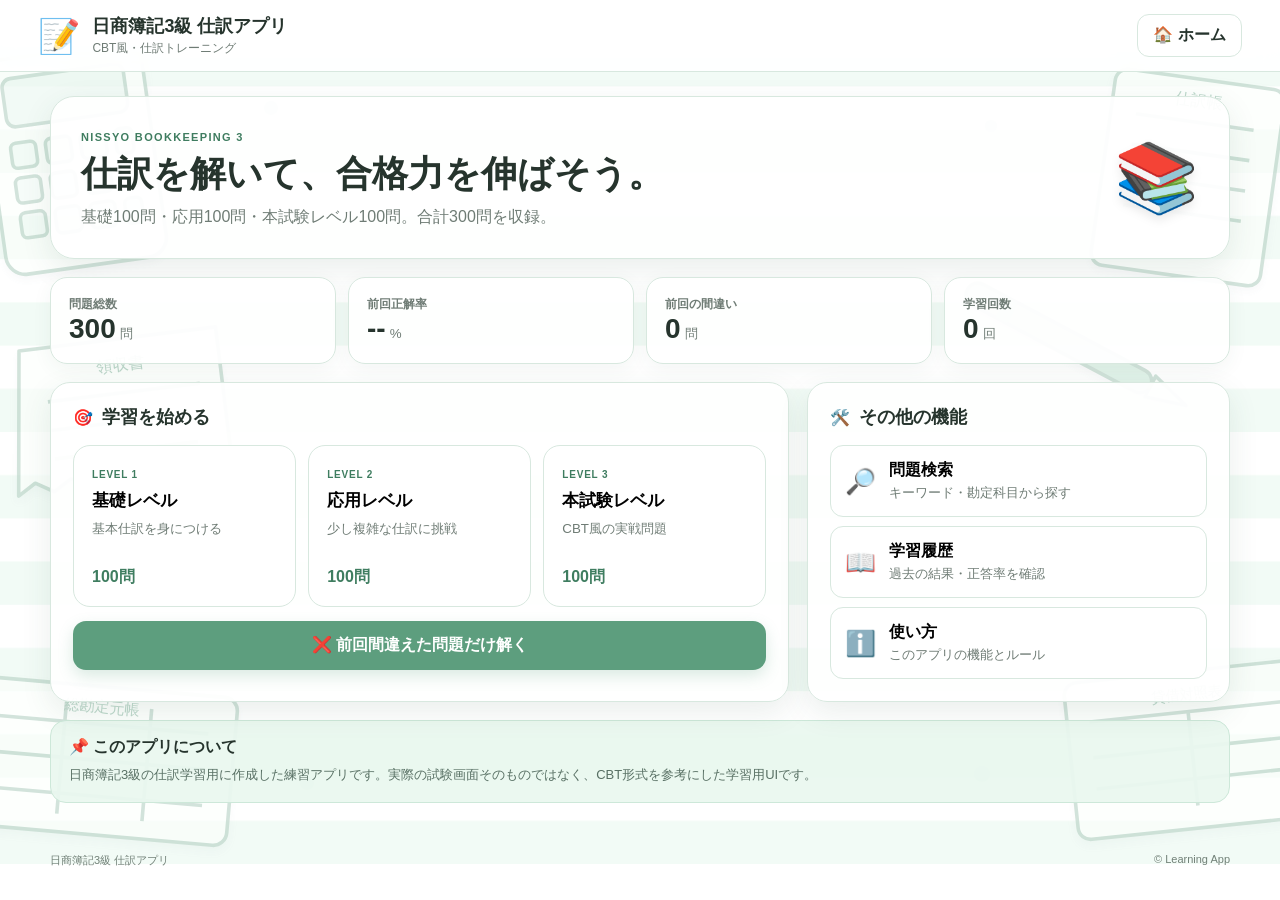
<file: index.html>
<!DOCTYPE html>
<html lang="ja">
<head>
  <meta charset="UTF-8">
  <meta name="viewport" content="width=device-width, initial-scale=1.0">
  <meta name="theme-color" content="#a8d8c0">
  <meta name="description" content="日商簿記3級の仕訳を練習できるCBT風学習アプリ。基礎・応用・本試験レベル300問。">
  <title>日商簿記3級 仕訳アプリ</title>
  <link rel="icon" href="images/icon-512.png" type="image/png">
  <link rel="apple-touch-icon" href="images/icon-192.png">
  <link rel="manifest" href="manifest.json">
  <link rel="stylesheet" href="style.css">
</head>
<body>
  <div class="app-shell">
    <header class="topbar">
      <div class="brand">
        <div class="brand-mark">📝</div>
        <div>
          <h1>日商簿記3級 仕訳アプリ</h1>
          <p>CBT風・仕訳トレーニング</p>
        </div>
      </div>
      <button class="ghost-btn" id="homeBtn">🏠 ホーム</button>
    </header>

    <main>
      <!-- HOME -->
      <section id="homeScreen" class="screen active">
        <div class="hero-card">
          <div>
            <span class="eyebrow">NISSYO BOOKKEEPING 3</span>
            <h2>仕訳を解いて、合格力を伸ばそう。</h2>
            <p>基礎100問・応用100問・本試験レベル100問。合計300問を収録。</p>
          </div>
          <div class="hero-icon">📚</div>
        </div>

        <div class="stats-grid">
          <div class="stat-card"><span>問題総数</span><strong id="totalQuestions">300</strong><small>問</small></div>
          <div class="stat-card"><span>前回正解率</span><strong id="lastAccuracy">--</strong><small>%</small></div>
          <div class="stat-card"><span>前回の間違い</span><strong id="wrongCount">0</strong><small>問</small></div>
          <div class="stat-card"><span>学習回数</span><strong id="attemptCount">0</strong><small>回</small></div>
        </div>

        <div class="home-grid">
          <div class="panel">
            <div class="panel-title"><span>🎯</span><h3>学習を始める</h3></div>
            <div class="level-grid">
              <button class="level-card basic" data-level="basic">
                <span class="level-badge">LEVEL 1</span>
                <strong>基礎レベル</strong>
                <small>基本仕訳を身につける</small>
                <b>100問</b>
              </button>
              <button class="level-card advanced" data-level="advanced">
                <span class="level-badge">LEVEL 2</span>
                <strong>応用レベル</strong>
                <small>少し複雑な仕訳に挑戦</small>
                <b>100問</b>
              </button>
              <button class="level-card exam" data-level="exam">
                <span class="level-badge">LEVEL 3</span>
                <strong>本試験レベル</strong>
                <small>CBT風の実戦問題</small>
                <b>100問</b>
              </button>
            </div>
            <button class="wide-btn" id="wrongPracticeBtn">❌ 前回間違えた問題だけ解く</button>
          </div>

          <div class="panel">
            <div class="panel-title"><span>🛠️</span><h3>その他の機能</h3></div>
            <div class="feature-list">
              <button class="feature-btn" id="searchBtn"><span>🔎</span><div><b>問題検索</b><small>キーワード・勘定科目から探す</small></div></button>
              <button class="feature-btn" id="historyBtn"><span>📖</span><div><b>学習履歴</b><small>過去の結果・正答率を確認</small></div></button>
              <button class="feature-btn" id="infoBtn"><span>ℹ️</span><div><b>使い方</b><small>このアプリの機能とルール</small></div></button>
            </div>
          </div>
        </div>

        <div class="notice">
          <b>📌 このアプリについて</b>
          <p>日商簿記3級の仕訳学習用に作成した練習アプリです。実際の試験画面そのものではなく、CBT形式を参考にした学習用UIです。</p>
        </div>
      </section>

      <!-- SETUP -->
      <section id="setupScreen" class="screen">
        <div class="section-head">
          <button class="back-btn" id="setupBack">← 戻る</button>
          <div>
            <span class="eyebrow">EXAM SETUP</span>
            <h2 id="setupTitle">問題設定</h2>
          </div>
        </div>

        <div class="setup-card">
          <div class="selected-level" id="selectedLevelBox"></div>
          <div class="form-row">
            <label>問題数</label>
            <div class="choice-group" id="countChoices">
              <button data-count="10">10問</button>
              <button data-count="20" class="selected">20問</button>
              <button data-count="30">30問</button>
              <button data-count="50">50問</button>
              <button data-count="100">100問</button>
            </div>
          </div>
          <button class="start-btn" id="startExamBtn">🚀 試験を開始する</button>
        </div>
      </section>

      <!-- EXAM -->
      <section id="examScreen" class="screen exam-screen">
        <div class="exam-top">
          <div class="exam-info">
            <span id="examLevelLabel">本試験レベル</span>
            <b id="questionCounter">問題 1 / 20</b>
          </div>
          <button class="finish-btn" id="finishBtn">🏁 試験終了</button>
        </div>

        <div class="progress-bar"><div id="progressFill"></div></div>

        <div class="exam-layout">
          <div class="question-panel">
            <div class="question-meta">
              <span id="questionLevelBadge">基礎</span>
              <span id="questionIdLabel">Q001</span>
            </div>
            <div class="question-text" id="questionText"></div>

            <div class="entry-table-wrap">
              <table class="entry-table">
                <thead>
                  <tr>
                    <th>借方科目</th>
                    <th>借方金額</th>
                    <th>貸方科目</th>
                    <th>貸方金額</th>
                  </tr>
                </thead>
                <tbody id="entryBody"></tbody>
              </table>
            </div>

            <div class="exam-actions">
              <button class="nav-btn" id="prevBtn">← 前の問題</button>
              <button class="nav-btn primary" id="nextBtn">次の問題 →</button>
            </div>
          </div>

          <aside class="question-nav">
            <div class="nav-title">問題一覧</div>
            <div class="answer-legend">
              <span><i class="dot answered"></i>回答済</span>
              <span><i class="dot unanswered"></i>未回答</span>
            </div>
            <div id="questionButtons" class="question-buttons"></div>
          </aside>
        </div>
      </section>

      <!-- CONFIRM -->
      <section id="confirmScreen" class="screen">
        <div class="confirm-card">
          <div class="confirm-icon">🏁</div>
          <h2>試験を終了しますか？</h2>
          <p id="confirmText">未回答の問題があります。</p>
          <div class="confirm-stats">
            <div><span>回答済み</span><b id="confirmAnswered">0</b></div>
            <div><span>未回答</span><b id="confirmUnanswered">0</b></div>
          </div>
          <div class="confirm-actions">
            <button class="nav-btn" id="confirmCancel">← 試験に戻る</button>
            <button class="finish-btn large" id="confirmFinish">採点する</button>
          </div>
        </div>
      </section>

      <!-- RESULTS -->
      <section id="resultScreen" class="screen">
        <div class="result-hero">
          <div>
            <span class="eyebrow">RESULT</span>
            <h2>採点結果</h2>
            <p id="resultMessage"></p>
          </div>
          <div class="score-circle">
            <strong id="scorePercent">0%</strong>
            <span id="scoreText">0 / 20</span>
          </div>
        </div>

        <div class="result-grid">
          <div class="result-stat"><span>正解</span><b class="correct-text" id="resultCorrect">0</b></div>
          <div class="result-stat"><span>不正解</span><b class="wrong-text" id="resultWrong">0</b></div>
          <div class="result-stat"><span>未回答</span><b id="resultBlank">0</b></div>
          <div class="result-stat"><span>正答率</span><b id="resultAccuracy">0%</b></div>
        </div>

        <div class="result-actions">
          <button class="start-btn small" id="retryBtn">🔄 同じ問題をもう一度</button>
          <button class="nav-btn" id="resultHomeBtn">🏠 ホームへ</button>
        </div>

        <div class="panel">
          <div class="panel-title"><span>📊</span><h3>問題別結果</h3></div>
          <div id="resultList" class="result-list"></div>
        </div>
      </section>

      <!-- SEARCH -->
      <section id="searchScreen" class="screen">
        <div class="section-head">
          <button class="back-btn" id="searchBack">← 戻る</button>
          <div><span class="eyebrow">SEARCH</span><h2>問題検索</h2></div>
        </div>
        <div class="search-bar">
          <input id="searchInput" type="search" placeholder="例：現金、売掛金、減価償却、商品…" />
          <select id="searchLevel">
            <option value="all">すべて</option>
            <option value="basic">基礎</option>
            <option value="advanced">応用</option>
            <option value="exam">本試験レベル</option>
          </select>
        </div>
        <div id="searchResults" class="search-results"></div>
      </section>

      <!-- HISTORY -->
      <section id="historyScreen" class="screen">
        <div class="section-head">
          <button class="back-btn" id="historyBack">← 戻る</button>
          <div><span class="eyebrow">HISTORY</span><h2>学習履歴</h2></div>
        </div>
        <div id="historyContent"></div>
      </section>

      <!-- INFO -->
      <section id="infoScreen" class="screen">
        <div class="section-head">
          <button class="back-btn" id="infoBack">← 戻る</button>
          <div><span class="eyebrow">GUIDE</span><h2>使い方</h2></div>
        </div>
        <div class="panel guide">
          <h3>📝 仕訳の入力</h3>
          <p>借方・貸方それぞれの勘定科目を選択し、金額を入力してください。複合仕訳では2行まで使用できます。</p>
          <h3>📝 時間制限なし</h3>
          <p>このアプリでは時間制限を設けず、自分のペースでじっくり仕訳を解けます。</p>
          <h3>🟢🔴 回答状況</h3>
          <p>問題一覧の緑色は回答済み、白色は未回答です。下部のボタンで前後の問題へ移動できます。</p>
          <h3>🏁 試験終了</h3>
          <p>「試験終了」を押すと確認画面が表示され、そこで採点を確定できます。</p>
          <h3>📖 学習履歴・❌間違い</h3>
          <p>結果はこのブラウザのローカルストレージに保存されます。次回から「前回間違えた問題だけ」を選んで復習できます。</p>
          <p class="muted">※ブラウザのデータを削除すると履歴も消えます。</p>
        </div>
      </section>
    </main>

    <footer>
      <span>日商簿記3級 仕訳アプリ</span>
      <span>© Learning App</span>
    </footer>
  </div>

  <script src="script.js"></script>
  <script>
    if ("serviceWorker" in navigator && location.protocol !== "file:") {
      window.addEventListener("load", () => navigator.serviceWorker.register("./service-worker.js"));
    }
  </script>
</body>
</html>
</file>
<file: style.css>
:root{
  --mint:#a8d8c0;
  --mint-dark:#5d9e7e;
  --mint-deep:#3f7d60;
  --mint-soft:#eaf8f0;
  --ink:#26342d;
  --muted:#6f7c75;
  --line:#d8e8df;
  --white:#ffffff;
  --red:#d96b6b;
  --red-soft:#fff0f0;
  --green:#4b9b72;
  --yellow:#d7a847;
  --shadow:0 10px 30px rgba(52,84,69,.10);
}
*{box-sizing:border-box}
html,body{margin:0;min-height:100%;font-family:"Yu Gothic","Hiragino Kaku Gothic ProN",Meiryo,sans-serif;color:var(--ink)}
body{
  background:#f7fbf8;
  background-image:url("images/boki-background.svg");
  background-size:cover;
  background-position:center top;
  background-attachment:fixed;
}
button,input,select{font:inherit}
button{cursor:pointer}
.app-shell{min-height:100vh;background:rgba(255,255,255,.35)}
.topbar{
  position:sticky;top:0;z-index:20;
  display:flex;align-items:center;justify-content:space-between;
  padding:14px clamp(14px,3vw,40px);
  background:rgba(255,255,255,.92);
  border-bottom:1px solid var(--line);
  backdrop-filter:blur(10px)
}
.brand{display:flex;align-items:center;gap:12px}
.brand-mark{font-size:34px}
.brand h1{font-size:18px;margin:0 0 2px;font-weight:800}
.brand p{font-size:12px;color:var(--muted);margin:0}
.ghost-btn,.back-btn,.nav-btn{
  border:1px solid var(--line);background:#fff;color:var(--ink);
  border-radius:12px;padding:10px 15px;font-weight:700
}
.ghost-btn:hover,.back-btn:hover,.nav-btn:hover{border-color:var(--mint-dark);transform:translateY(-1px)}
main{width:min(1180px,94%);margin:24px auto 50px}
.screen{display:none}
.screen.active{display:block}
.hero-card{
  display:flex;justify-content:space-between;align-items:center;gap:20px;
  background:rgba(255,255,255,.94);border:1px solid var(--line);border-radius:24px;
  padding:30px;box-shadow:var(--shadow);margin-bottom:18px
}
.eyebrow{display:inline-block;font-size:11px;letter-spacing:.12em;color:var(--mint-deep);font-weight:900;margin-bottom:7px}
.hero-card h2,.section-head h2{font-size:clamp(24px,4vw,36px);margin:0 0 8px}
.hero-card p{margin:0;color:var(--muted)}
.hero-icon{font-size:68px;filter:drop-shadow(0 5px 5px rgba(0,0,0,.08))}
.stats-grid{display:grid;grid-template-columns:repeat(4,1fr);gap:12px;margin-bottom:18px}
.stat-card,.result-stat{
  background:rgba(255,255,255,.94);border:1px solid var(--line);border-radius:17px;
  padding:18px;box-shadow:0 5px 20px rgba(52,84,69,.06)
}
.stat-card span,.result-stat span{display:block;font-size:12px;color:var(--muted);font-weight:700}
.stat-card strong{font-size:28px;margin-right:4px}.stat-card small{color:var(--muted)}
.home-grid{display:grid;grid-template-columns:1.4fr .8fr;gap:18px}
.panel,.setup-card,.confirm-card{
  background:rgba(255,255,255,.95);border:1px solid var(--line);border-radius:20px;
  padding:22px;box-shadow:var(--shadow)
}
.panel-title{display:flex;align-items:center;gap:9px;margin-bottom:16px}
.panel-title h3{margin:0;font-size:18px}
.level-grid{display:grid;grid-template-columns:repeat(3,1fr);gap:12px}
.level-card{
  text-align:left;border:1px solid var(--line);background:#fff;border-radius:17px;
  padding:18px;transition:.18s;position:relative;overflow:hidden
}
.level-card:hover{transform:translateY(-3px);box-shadow:var(--shadow);border-color:var(--mint)}
.level-card strong{display:block;font-size:17px;margin:7px 0}
.level-card small{display:block;color:var(--muted);min-height:36px;line-height:1.5}
.level-card b{display:block;margin-top:12px;color:var(--mint-deep)}
.level-badge{font-size:10px;font-weight:900;color:var(--mint-deep);letter-spacing:.08em}
.wide-btn,.start-btn{
  width:100%;border:0;border-radius:13px;padding:14px 18px;margin-top:14px;
  background:var(--mint-dark);color:#fff;font-weight:900;box-shadow:0 6px 15px rgba(93,158,126,.22)
}
.wide-btn:hover,.start-btn:hover{background:var(--mint-deep);transform:translateY(-1px)}
.feature-list{display:grid;gap:9px}
.feature-btn{
  display:flex;align-items:center;gap:13px;text-align:left;width:100%;
  border:1px solid var(--line);background:#fff;border-radius:13px;padding:14px
}
.feature-btn:hover{border-color:var(--mint);background:var(--mint-soft)}
.feature-btn>span{font-size:25px}
.feature-btn b{display:block}.feature-btn small{display:block;color:var(--muted);margin-top:3px}
.notice{margin-top:18px;padding:16px 18px;background:rgba(234,248,240,.94);border:1px solid #cde8d9;border-radius:16px}
.notice p{margin:7px 0 0;color:#587064;line-height:1.6;font-size:13px}
.section-head{display:flex;align-items:center;gap:16px;margin-bottom:18px}
.section-head h2{font-size:28px}
.setup-card{max-width:820px;margin:0 auto}
.selected-level{padding:18px;background:var(--mint-soft);border:1px solid #cde8d9;border-radius:14px;margin-bottom:20px}
.form-row{display:grid;grid-template-columns:130px 1fr;gap:20px;padding:18px 0;border-bottom:1px solid #edf3ef}
.form-row>label{font-weight:900}
.choice-group{display:flex;flex-wrap:wrap;gap:8px}
.choice-group button{
  border:1px solid var(--line);background:#fff;border-radius:10px;padding:9px 15px;font-weight:800
}
.choice-group button.selected{background:var(--mint-dark);color:#fff;border-color:var(--mint-dark)}
.timer-setting{font-size:17px}.timer-setting span{font-size:13px;color:var(--muted);margin-left:8px}
.start-btn.small{width:auto;padding:12px 20px}.start-btn{font-size:16px}
.exam-screen{max-width:1280px;margin:0 auto}
.exam-top{
  display:grid;grid-template-columns:1fr auto auto;align-items:center;gap:14px;
  background:rgba(255,255,255,.95);padding:12px 14px;border:1px solid var(--line);border-radius:15px
}
.exam-info span{display:block;font-size:11px;color:var(--mint-deep);font-weight:900}
.exam-info b{font-size:16px}
.timer-box{
  padding:9px 14px;border-radius:11px;background:#effaf4;border:1px solid #cde8d9;
  font-size:16px
}
.timer-box.warning{background:#fff5e5;border-color:#f0d7a4;color:#9a6c13}
.timer-box.danger{background:#fff0f0;border-color:#efb4b4;color:#b54c4c}
.finish-btn{
  border:0;background:#c75f63;color:#fff;border-radius:11px;padding:10px 16px;font-weight:900
}
.finish-btn:hover{background:#ae4e53}
.progress-bar{height:6px;background:#e6efe9;border-radius:99px;margin:10px 0;overflow:hidden}
.progress-bar>div{height:100%;width:0;background:var(--mint-dark);transition:.2s}
.exam-layout{display:grid;grid-template-columns:1fr 260px;gap:12px}
.question-panel,.question-nav{
  background:rgba(255,255,255,.96);border:1px solid var(--line);border-radius:15px;box-shadow:var(--shadow)
}
.question-panel{padding:22px}
.question-nav{padding:16px;height:max-content;position:sticky;top:82px}
.question-meta{display:flex;justify-content:space-between;align-items:center;margin-bottom:12px}
.question-meta span:first-child{background:var(--mint-soft);color:var(--mint-deep);padding:5px 9px;border-radius:7px;font-size:11px;font-weight:900}
.question-meta span:last-child{font-size:12px;color:var(--muted);font-weight:800}
.question-text{font-size:18px;line-height:1.8;font-weight:800;padding:15px 0 20px}
.entry-table-wrap{overflow-x:auto}
.entry-table{width:100%;border-collapse:separate;border-spacing:0;min-width:650px}
.entry-table th{background:#f0f7f3;font-size:13px;padding:10px;border:1px solid #dbeae1}
.entry-table td{padding:7px;border:1px solid #e2ebe6;background:#fff}
.entry-table td input,.entry-table td select{
  width:100%;border:1px solid #cfded6;border-radius:8px;padding:10px;background:#fff;outline:none
}
.entry-table td input:focus,.entry-table td select:focus{border-color:var(--mint-dark);box-shadow:0 0 0 3px rgba(168,216,192,.25)}
.exam-actions{display:flex;justify-content:space-between;gap:10px;margin-top:18px}
.nav-btn.primary{background:var(--mint-dark);color:#fff;border-color:var(--mint-dark)}
.question-buttons{display:grid;grid-template-columns:repeat(5,1fr);gap:6px;margin-top:12px}
.question-buttons button{
  aspect-ratio:1;border:1px solid var(--line);background:#fff;border-radius:8px;font-weight:800;font-size:12px
}
.question-buttons button.answered{background:#58a879;color:#fff;border-color:#58a879}
.question-buttons button.current{outline:3px solid rgba(168,216,192,.55)}
.answer-legend{display:flex;gap:12px;font-size:11px;color:var(--muted)}
.dot{display:inline-block;width:9px;height:9px;border-radius:50%;margin-right:4px;background:#fff;border:1px solid #ccd9d1}
.dot.answered{background:#58a879;border-color:#58a879}
.confirm-card{max-width:650px;margin:70px auto;text-align:center;padding:40px}
.confirm-icon{font-size:55px}.confirm-card h2{font-size:28px}.confirm-card p{color:var(--muted)}
.confirm-stats{display:grid;grid-template-columns:1fr 1fr;gap:10px;margin:20px 0}
.confirm-stats div{padding:15px;background:#f6faf7;border-radius:12px}.confirm-stats span{display:block;color:var(--muted);font-size:12px}.confirm-stats b{font-size:24px}
.confirm-actions{display:flex;justify-content:center;gap:10px}.finish-btn.large{padding:13px 22px}
.result-hero{
  display:flex;justify-content:space-between;align-items:center;gap:20px;
  background:rgba(255,255,255,.95);border:1px solid var(--line);border-radius:20px;padding:28px;box-shadow:var(--shadow)
}
.result-hero h2{font-size:32px;margin:0 0 6px}.result-hero p{color:var(--muted);margin:0}
.score-circle{width:130px;height:130px;border-radius:50%;display:flex;flex-direction:column;justify-content:center;align-items:center;background:var(--mint-soft);border:10px solid #d6efe0}
.score-circle strong{font-size:30px;color:var(--mint-deep)}.score-circle span{font-size:12px;color:var(--muted)}
.result-grid{display:grid;grid-template-columns:repeat(4,1fr);gap:12px;margin:14px 0}
.result-stat{text-align:center}.result-stat b{font-size:25px}.correct-text{color:var(--green)}.wrong-text{color:var(--red)}
.result-actions{display:flex;gap:10px;margin:15px 0 20px}
.result-list{display:grid;gap:10px}
.result-item{border:1px solid var(--line);border-radius:13px;padding:14px;background:#fff}
.result-item.correct{border-left:5px solid var(--green)}.result-item.wrong{border-left:5px solid var(--red)}.result-item.blank{border-left:5px solid #aaa}
.result-item-head{display:flex;justify-content:space-between;gap:10px;align-items:center}
.result-item-head b{font-size:13px}.status{font-weight:900;font-size:12px}
.result-item p{margin:8px 0;line-height:1.6}.explanation{background:#f7faf8;border-radius:9px;padding:10px;font-size:13px;color:#526158}
.search-bar{display:grid;grid-template-columns:1fr 180px;gap:10px;margin-bottom:15px}
.search-bar input,.search-bar select{border:1px solid var(--line);background:#fff;border-radius:12px;padding:13px;outline:none}
.search-results{display:grid;gap:10px}
.search-result-item{background:rgba(255,255,255,.96);border:1px solid var(--line);border-radius:14px;padding:15px}
.search-result-item b{display:block;margin-bottom:5px}.search-result-item p{margin:0;color:#58675e;line-height:1.5;font-size:13px}
.search-result-item button{margin-top:10px;border:1px solid var(--line);background:#fff;border-radius:9px;padding:7px 11px;font-weight:800}
.history-summary{display:grid;grid-template-columns:repeat(3,1fr);gap:12px;margin-bottom:15px}
.history-card{background:#fff;border:1px solid var(--line);border-radius:14px;padding:18px}
.history-card span{display:block;color:var(--muted);font-size:12px}.history-card b{font-size:27px}
.history-table{width:100%;border-collapse:collapse;background:#fff;border:1px solid var(--line);border-radius:14px;overflow:hidden}
.history-table th,.history-table td{padding:11px;border-bottom:1px solid #edf2ef;text-align:left;font-size:13px}
.guide h3{margin-top:25px}.guide h3:first-child{margin-top:0}.guide p{line-height:1.7;color:#56645d}
.muted{color:var(--muted)!important;font-size:12px}
.empty{padding:30px;text-align:center;color:var(--muted);background:rgba(255,255,255,.9);border:1px dashed var(--line);border-radius:14px}
footer{display:flex;justify-content:space-between;width:min(1180px,94%);margin:0 auto;padding:0 0 25px;color:#718077;font-size:11px}

@media(max-width:900px){
  .home-grid{grid-template-columns:1fr}
  .level-grid{grid-template-columns:1fr}
  .exam-layout{grid-template-columns:1fr}
  .question-nav{position:static}
  .question-buttons{grid-template-columns:repeat(10,1fr)}
  .stats-grid{grid-template-columns:repeat(2,1fr)}
}
@media(max-width:620px){
  main{width:96%;margin-top:14px}
  .topbar{padding:10px 12px}.brand-mark{font-size:27px}.brand h1{font-size:14px}.brand p{display:none}
  .ghost-btn{padding:8px 10px;font-size:12px}
  .hero-card{padding:20px}.hero-icon{font-size:45px}.hero-card h2{font-size:23px}
  .stats-grid{gap:8px}.stat-card{padding:13px}.stat-card strong{font-size:22px}
  .panel,.setup-card,.question-panel{padding:15px}
  .form-row{grid-template-columns:1fr;gap:8px}
  .exam-top{grid-template-columns:1fr auto;}.exam-info{grid-column:1/-1}
  .finish-btn{grid-column:1/-1}
  .question-panel{overflow:hidden}.question-text{font-size:16px}
  .question-buttons{grid-template-columns:repeat(8,1fr)}
  .result-hero{padding:20px}.score-circle{width:105px;height:105px}.score-circle strong{font-size:24px}
  .result-grid{grid-template-columns:repeat(2,1fr)}
  .result-actions{flex-direction:column}
  .search-bar{grid-template-columns:1fr}
  .history-summary{grid-template-columns:1fr}
  .confirm-actions{flex-direction:column}
  footer{padding-bottom:15px}
}


/* ===== スマホ最適化 ===== */
html { -webkit-text-size-adjust: 100%; }
body { min-width: 320px; overflow-x: hidden; }
button, input, select { touch-action: manipulation; }
button { -webkit-tap-highlight-color: transparent; }

.history-tools{
  display:flex;
  justify-content:flex-end;
  margin:0 0 12px;
}
.danger-outline{
  border:1px solid #e5a5a5;
  background:#fff;
  color:#b54c4c;
  border-radius:11px;
  padding:10px 14px;
  font-weight:800;
}
.danger-outline:hover{background:#fff4f4}

@media (max-width: 768px){
  .app-shell{background:rgba(255,255,255,.28)}
  .topbar{
    position:sticky;
    top:0;
    padding:10px 12px;
    gap:8px;
  }
  .brand{min-width:0;gap:8px}
  .brand-mark{font-size:28px;flex:0 0 auto}
  .brand h1{
    font-size:15px;
    white-space:nowrap;
    overflow:hidden;
    text-overflow:ellipsis;
  }
  .brand p{display:none}
  .ghost-btn,.back-btn,.nav-btn{
    min-height:46px;
    padding:10px 13px;
    font-size:14px;
  }
  main{
    width:calc(100% - 20px);
    max-width:100%;
    margin:14px auto 32px;
  }
  .hero-card{
    padding:18px;
    border-radius:18px;
    gap:10px;
  }
  .hero-card h2{font-size:23px;line-height:1.35}
  .hero-card p{font-size:13px;line-height:1.6}
  .hero-icon{font-size:48px}
  .stats-grid{grid-template-columns:repeat(2,1fr);gap:8px}
  .stat-card{padding:13px;border-radius:14px}
  .stat-card strong{font-size:23px}
  .home-grid,.level-grid{grid-template-columns:1fr;gap:12px}
  .panel,.setup-card,.confirm-card,.question-panel{padding:15px;border-radius:16px}
  .level-card{min-height:118px;padding:16px}
  .level-card strong{font-size:17px}
  .feature-btn{min-height:64px;padding:13px}
  .wide-btn,.start-btn{min-height:52px;font-size:16px}
  .section-head{
    align-items:flex-start;
    gap:9px;
    flex-wrap:wrap;
  }
  .section-head h2{font-size:23px}
  .selected-level{padding:15px}
  .form-row{
    grid-template-columns:1fr;
    gap:9px;
    padding:14px 0;
  }
  .choice-group{gap:7px}
  .choice-group button{
    min-height:46px;
    padding:10px 13px;
  }

  /* CBT画面 */
  .exam-top{
    grid-template-columns:1fr auto;
    gap:8px;
    padding:10px;
  }
  .exam-info{grid-column:1 / -1}
  .exam-info b{font-size:15px}
  .finish-btn{
    min-height:46px;
    padding:10px 13px;
  }
  .exam-layout{grid-template-columns:1fr;gap:10px}
  .question-nav{
    position:static;
    padding:12px;
    order:2;
  }
  .question-panel{order:1}
  .question-text{
    font-size:16px;
    line-height:1.75;
    padding:12px 0 16px;
  }

  /* 仕訳表は横スクロールではなくカード型に変換 */
  .entry-table-wrap{overflow:visible}
  .entry-table,
  .entry-table tbody,
  .entry-table tr,
  .entry-table td{display:block;width:100%;min-width:0}
  .entry-table{border-collapse:separate}
  .entry-table thead{display:none}
  .entry-table tr{
    display:grid;
    grid-template-columns:1fr 1fr;
    gap:8px;
    margin-bottom:12px;
    padding:10px;
    background:#f7fbf8;
    border:1px solid var(--line);
    border-radius:12px;
  }
  .entry-table td{
    border:0;
    padding:0;
    background:transparent;
  }
  .entry-table td:nth-child(1)::before,
  .entry-table td:nth-child(2)::before,
  .entry-table td:nth-child(3)::before,
  .entry-table td:nth-child(4)::before{
    display:block;
    font-size:11px;
    font-weight:900;
    color:var(--mint-deep);
    margin:0 0 4px;
  }
  .entry-table td:nth-child(1)::before{content:"借方科目"}
  .entry-table td:nth-child(2)::before{content:"借方金額"}
  .entry-table td:nth-child(3)::before{content:"貸方科目"}
  .entry-table td:nth-child(4)::before{content:"貸方金額"}
  .entry-table td input,
  .entry-table td select{
    min-height:48px;
    font-size:16px;
    padding:10px;
  }

  .exam-actions{
    display:grid;
    grid-template-columns:1fr 1fr;
    margin-top:12px;
  }
  .exam-actions button{
    min-height:50px;
    font-size:15px;
  }
  .question-buttons{
    grid-template-columns:repeat(5,1fr);
    gap:6px;
  }
  .question-buttons button{
    min-height:42px;
    aspect-ratio:auto;
    font-size:13px;
  }
  .answer-legend{font-size:12px}

  .confirm-card{margin:24px auto;padding:22px 16px}
  .confirm-card h2{font-size:23px}
  .confirm-actions{display:grid;grid-template-columns:1fr}
  .confirm-actions button{min-height:50px}

  .result-hero{
    padding:18px;
    align-items:center;
    flex-direction:column;
    text-align:center;
  }
  .result-hero h2{font-size:25px}
  .score-circle{width:112px;height:112px}
  .result-grid{grid-template-columns:repeat(2,1fr);gap:8px}
  .result-stat{padding:13px}
  .result-actions{display:grid;grid-template-columns:1fr;gap:8px}
  .result-actions button{min-height:50px}
  .result-item-head{align-items:flex-start}
  .result-item{padding:12px}

  .search-bar{grid-template-columns:1fr;gap:8px}
  .search-bar input,.search-bar select{
    min-height:48px;
    font-size:16px;
  }
  .search-result-item button{min-height:44px}
  .history-summary{grid-template-columns:1fr;gap:8px}
  .history-card{padding:15px}
  .history-table{min-width:600px}
  .history-tools{justify-content:stretch}
  .danger-outline{width:100%;min-height:48px}
  .guide{padding:17px}
  footer{
    width:calc(100% - 20px);
    flex-direction:column;
    gap:5px;
    padding-bottom:18px;
  }
}

@media (max-width: 420px){
  .topbar{padding:9px 10px}
  .brand-mark{font-size:25px}
  .brand h1{font-size:14px}
  .ghost-btn{font-size:13px;padding:9px 10px}
  main{width:calc(100% - 14px)}
  .hero-card{padding:15px}
  .hero-card h2{font-size:21px}
  .hero-icon{font-size:40px}
  .stats-grid{gap:6px}
  .stat-card{padding:11px}
  .stat-card strong{font-size:21px}
  .question-buttons{grid-template-columns:repeat(5,1fr)}
  .entry-table tr{grid-template-columns:1fr}
  .exam-actions{grid-template-columns:1fr}
  .exam-actions button{width:100%}
}


/* 画面切り替え時の表示位置を安定させる */
.screen{scroll-margin-top:90px;}
@media (max-width:768px){
  .screen{scroll-margin-top:72px;}
}
</file>
